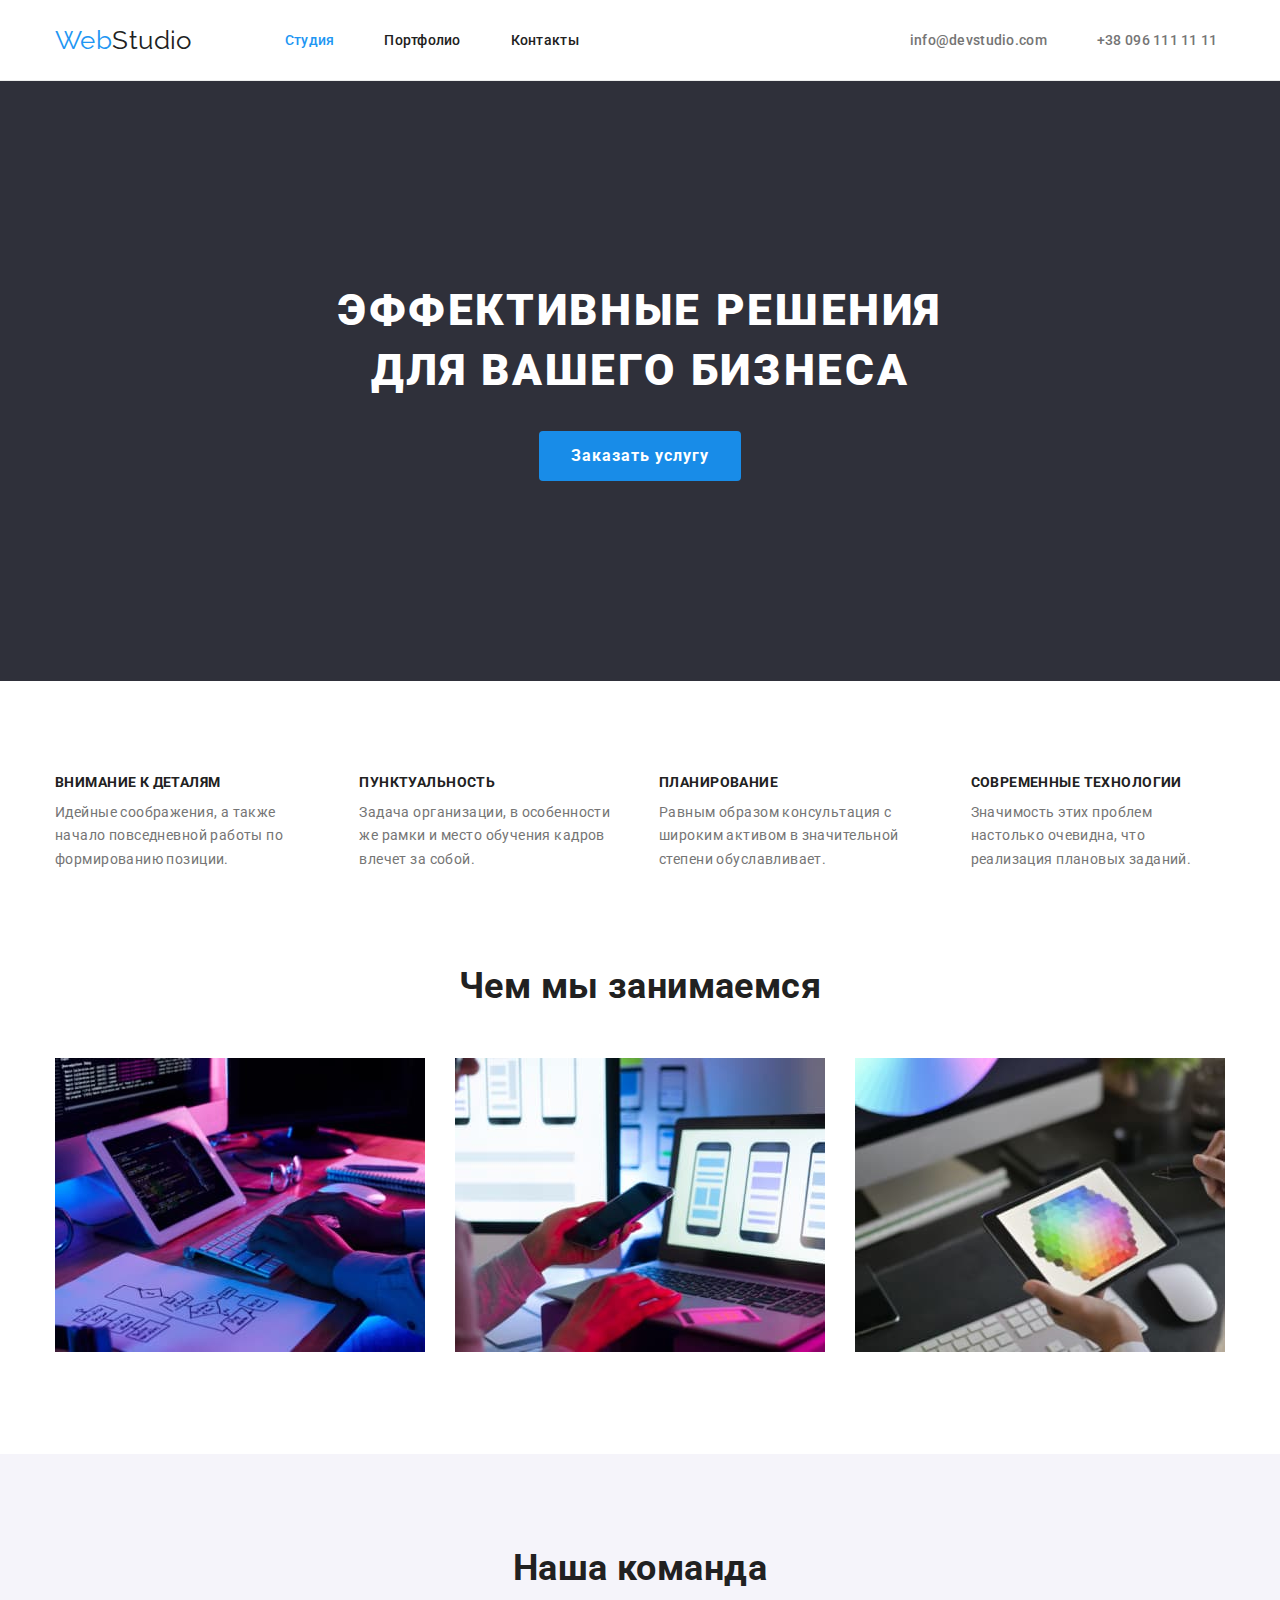
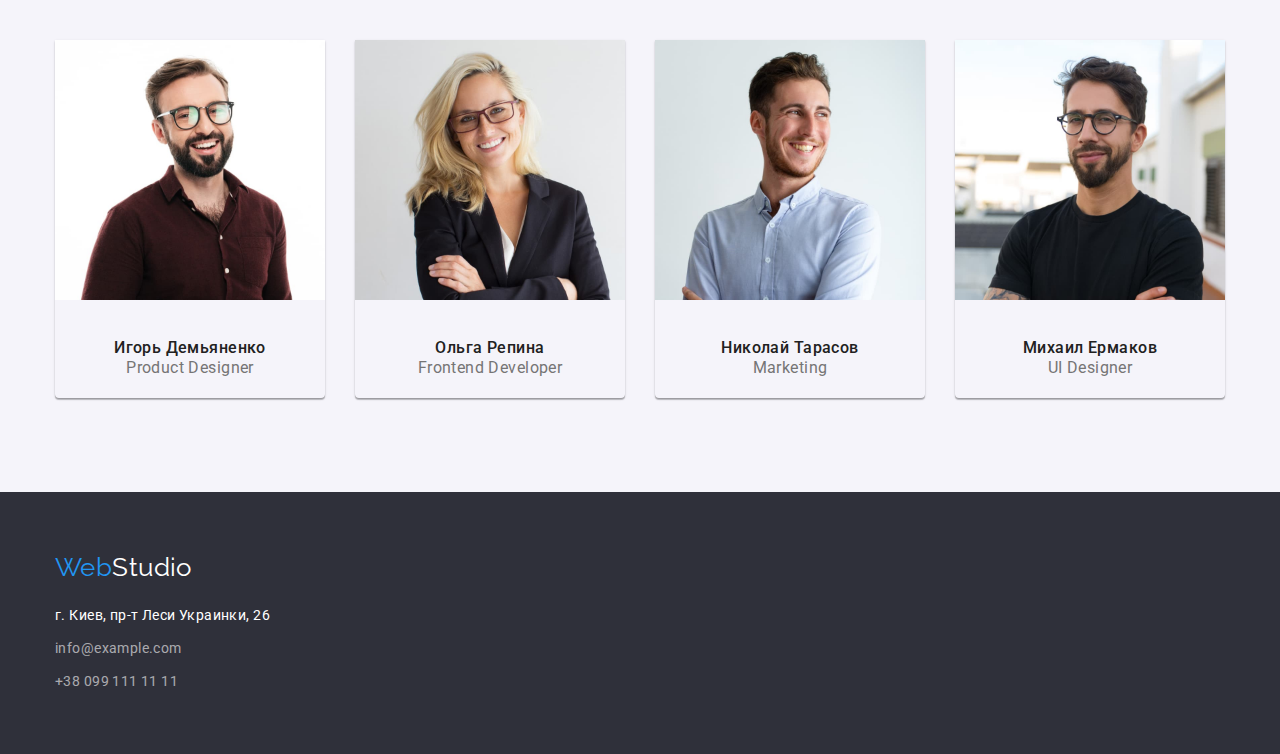
<file: index.html>
<!DOCTYPE html>
<html lang="ru">
<head>
    <meta charset="UTF-8">
    <meta http-equiv="X-UA-Compatible" content="IE=edge">
    <meta name="viewport" content="width=device-width, initial-scale=1.0">
    <title>HomeWork</title>
    <link rel="preconnect" href="https://fonts.googleapis.com">
    <link rel="preconnect" href="https://fonts.gstatic.com" crossorigin>
    <link href="https://fonts.googleapis.com/css2?family=Raleway:wght@700&family=Roboto:wght@400;500;700;900&display=swap"  rel="stylesheet">
    
    <link rel="stylesheet" href="https://cdnjs.cloudflare.com/ajax/libs/modern-normalize/1.1.0/modern-normalize.min.css"
    integrity="sha512-wpPYUAdjBVSE4KJnH1VR1HeZfpl1ub8YT/NKx4PuQ5NmX2tKuGu6U/JRp5y+Y8XG2tV+wKQpNHVUX03MfMFn9Q=="
    crossorigin="anonymous" referrerpolicy="no-referrer" />

    
    <link rel="stylesheet" href="./css/styles.css">
</head>
<body>
    <header  class="page-header">
        <div class="container header">
            <nav class="site-nav">
            <a href="./index.html" class="accent-logo">Web<span class="logo-header">Studio</span> </a>
            <ul class="site-nav-links">
                <li><a href="./index.html" class="link current">Студия</a></li>
                <li><a href="./portfolio.html" class="link">Портфолио</a></li>
                <li><a href="" class="link">Контакты</a></li>
        
            </ul>
        
        </nav>
        
        <section>
            <ul class="auth-nav">
                <li class="item"><a href="mailto:info@devstudio.com" class="link">info@devstudio.com</a></li>
                <li class="item"><a href="tel:+380961111111" class="link">+38 096 111 11 11</a></li>
            </ul>
        </section>
        </div>
        
        
    </header>
    <main>
        <!-- Hero -->
        <section class="hero" >
            
            <h1 class="hero-title">Эффективные решения для вашего бизнеса</h1>
            <button class="button" type="button">Заказать услугу</button>
           
            
        </section>
        
        <!-- Benefits -->
        <section class="section">
            <div class="container">
                <h2 class="visually-hidden">Преимущества</h2>
                <ul class="benefits">
                    <li class="item">
                        <h3 class="title">Внимание к деталям</h3>
                        <p>Идейные соображения, а также начало повседневной работы по формированию позиции.</p>
                    </li>
                    <li class="item">
                        <h3 class="title">Пунктуальность</h3>
                        <p>Задача организации, в особенности же рамки и место обучения кадров влечет за собой.</p>
                    </li>
                    <li class="item">
                        <h3 class="title">Планирование</h3>
                        <p>Равным образом консультация с широким активом в значительной степени обуславливает.</p>
                    </li>
                    <li class="item">
                        <h3 class="title">Современные технологии</h3>
                        <p>Значимость этих проблем настолько очевидна, что реализация плановых заданий.</p>
                    </li>
                </ul>

            </div>
            
        </section>

        <!-- what we are doing -->
        <section class="section-work">
            <div class="container">
                <h2 class="section-title">Чем мы занимаемся</h2>
                <ul class="list-images">
                    <li><img src="./images/box1.jpg" alt="Часть рабочего стола, программист работает за компьютером." width="370"></li>
                    <li><img src="./images/box2.jpg" alt="Дизайнер разрабатывает приложение для телефона." width="370"></li>
                    <li><img src="./images/box3.jpg" alt="Веб-дизайнер выбирает необходимый цвет на планшете." width="370"></li>
                </ul>

            </div>
            
        </section>

        <!-- Our team -->
        <section class="section-team section">
            <div class="container">
                <h2 class="section-title">Наша команда</h2>
                <ul class="list-team-cards">
                    <li class="card"><img src="./images/teamCard1.jpg" alt="Игорь Демьяненко Product Designer" width="270">
                        <h3 class="team-name">Игорь Демьяненко</h3>
                        <p class="team-position">Product Designer</p>
                    </li>
                    <li class="card"><img src="./images/teamCard2.jpg" alt="Ольга Репина Frontend Developer" width="270">
                        <h3 class="team-name">Ольга Репина</h3>
                        <p class="team-position">Frontend Developer</p>
                    </li>
                    <li class="card"><img src="./images/teamCard3.jpg" alt="Николай Тарасов Marketing" width="270">
                        <h3 class="team-name">Николай Тарасов</h3>
                        <p class="team-position">Marketing</p>
                    </li>
                    <li class="card"><img src="./images/teamCard4.jpg" alt="Михаил Ермаков UI Designer" width="270">
                        <h3 class="team-name">Михаил Ермаков</h3>
                        <p class="team-position">UI Designer</p>
                    </li>
                </ul>

            </div>
            
        </section>

    </main>
    <footer class="section-footer">

        <div class="container">
            <a href="./index.html" class="accent-logo">Web<span class="logo-footer">Studio</span></a>
            <address>
                <ul class="address">
                    <li class="item"><a href="https://goo.gl/maps/piqngm7oDQpEDh6u6" target="_blank" rel="noopener nofollow noreferrer"
                            class="link-address">г. Киев, пр-т Леси Украинки, 26</a></li>
                    <li class="item"><a href="mailto:info@example.com" class="link-auth-nav-footer">info@example.com</a></li>
                    <li class="item"><a href="tel:+380991111111" class="link-auth-nav-footer">+38 099 111 11 11</a></li>
            
                </ul>
            </address>
        </div>
        
    </footer>
        
    
</body>
</html>
</file>
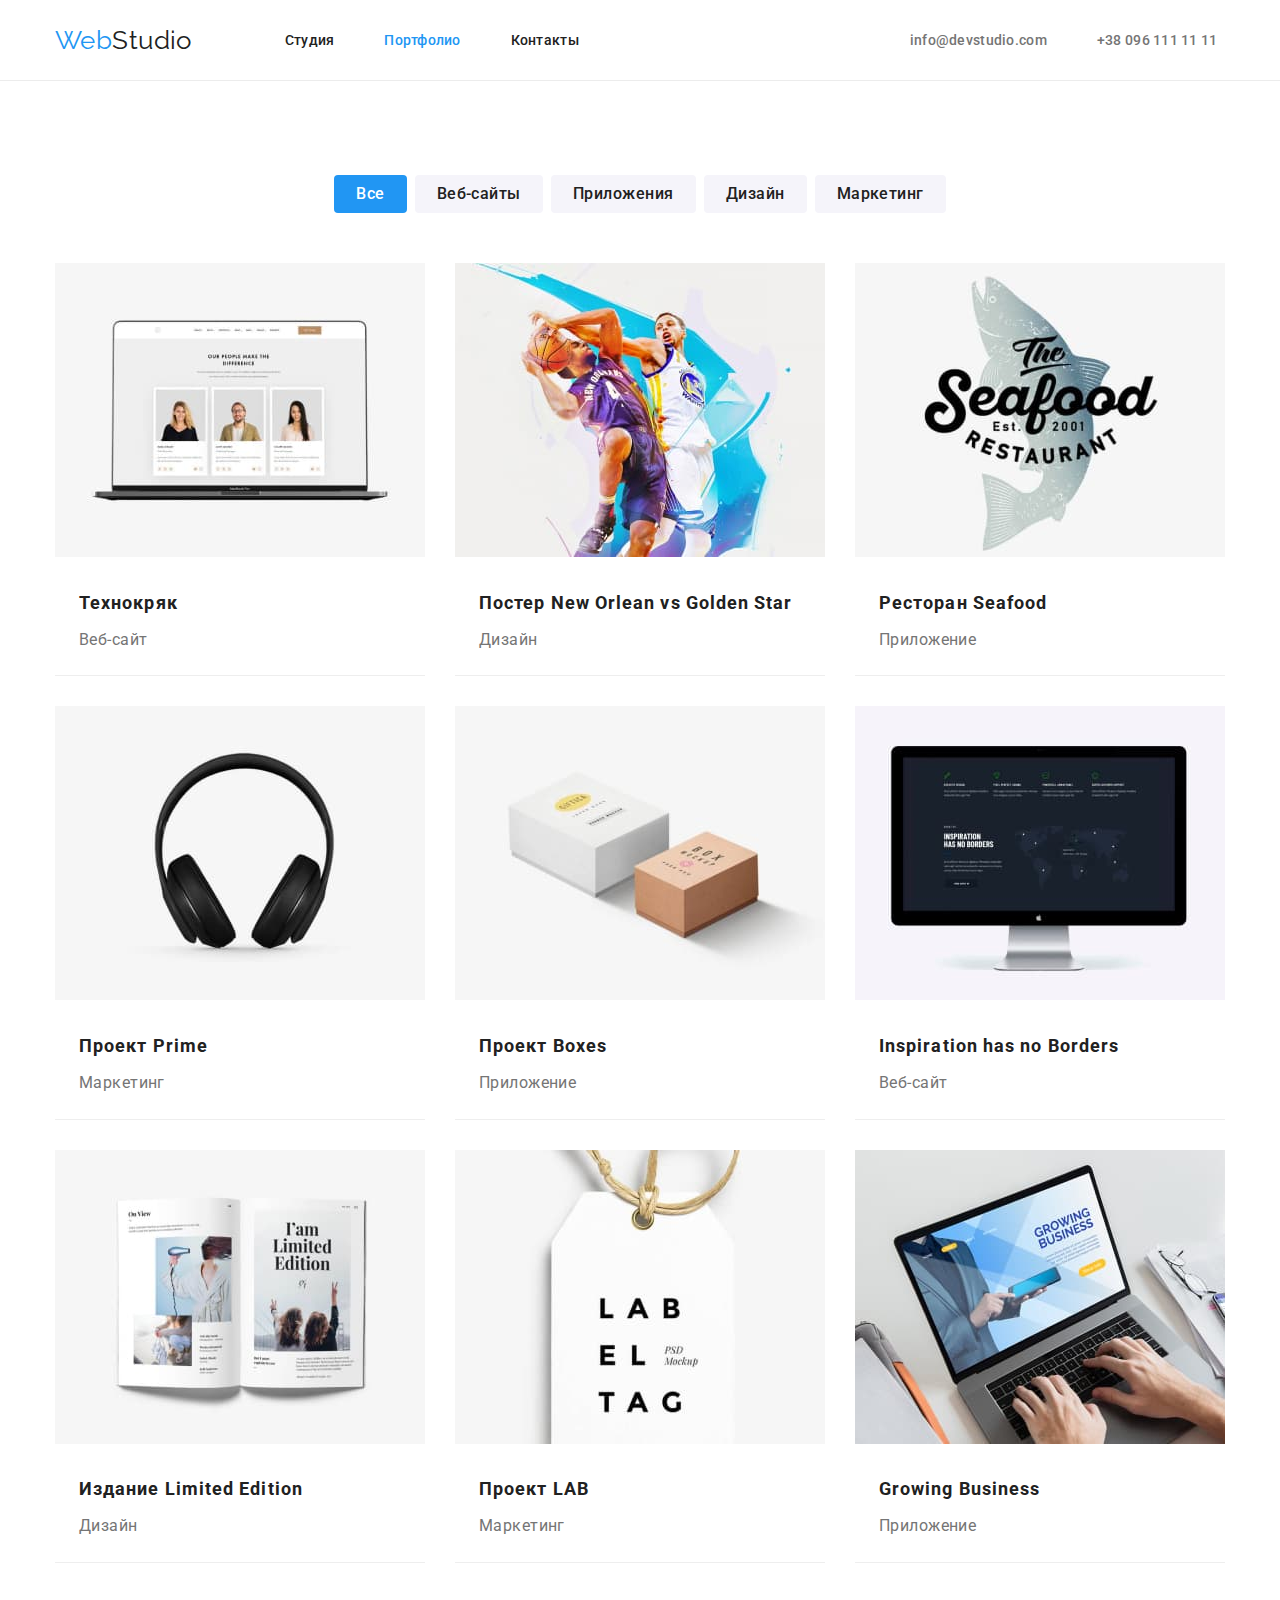
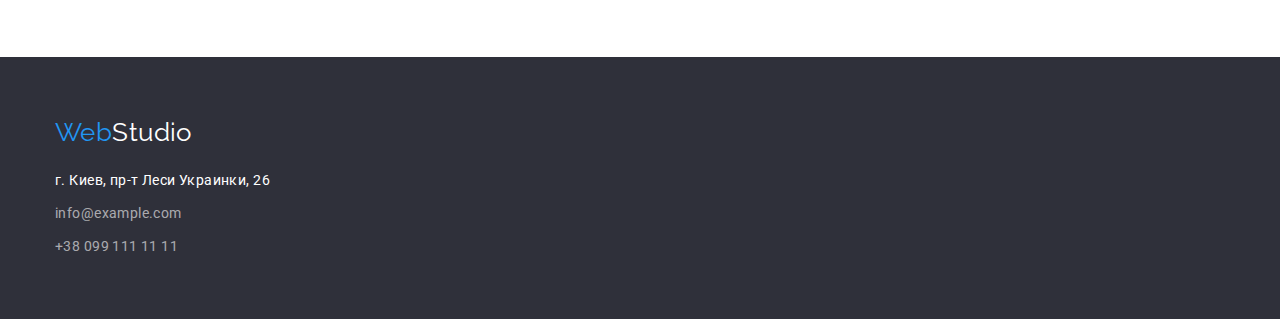
<file: portfolio.html>
<!DOCTYPE html>
<html lang="ru">

<head>
    <meta charset="UTF-8">
    <meta http-equiv="X-UA-Compatible" content="IE=edge">
    <meta name="viewport" content="width=device-width, initial-scale=1.0">
    <title>HomeWork</title>
    <link rel="preconnect" href="https://fonts.googleapis.com">
    <link rel="preconnect" href="https://fonts.gstatic.com" crossorigin>
    <link href="https://fonts.googleapis.com/css2?family=Raleway:wght@700&family=Roboto:wght@400;500;700;900&display=swap" rel="stylesheet">
    
    <link rel="stylesheet" href="https://cdnjs.cloudflare.com/ajax/libs/modern-normalize/1.1.0/modern-normalize.min.css"
    integrity="sha512-wpPYUAdjBVSE4KJnH1VR1HeZfpl1ub8YT/NKx4PuQ5NmX2tKuGu6U/JRp5y+Y8XG2tV+wKQpNHVUX03MfMFn9Q=="
    crossorigin="anonymous" referrerpolicy="no-referrer" />
    
    <link rel="stylesheet" href="./css/styles.css">
</head>

<body>
    <!-- Header -->
    <header class="page-header">
        <div class="container header">
            <nav class="site-nav">
                <a href="./index.html" class="accent-logo">Web<span class="logo-header">Studio</span> </a>
                <ul class="site-nav-links">
                    <li><a href="./index.html" class="link ">Студия</a></li>
                    <li><a href="./portfolio.html" class="link current">Портфолио</a></li>
                    <li><a href="" class="link">Контакты</a></li>
    
                </ul>
    
            </nav>
    
            <section>
                <ul class="auth-nav">
                    <li class="item"><a href="mailto:info@devstudio.com" class="link">info@devstudio.com</a></li>
                    <li class="item"><a href="tel:+380961111111" class="link">+38 096 111 11 11</a></li>
                </ul>
            </section>
        </div>
    
    
    </header>
    <!-- Maim -->
    <main>

        <!-- Filters -->
        <section class="section">
            <div class="container">
                <h1 class="visually-hidden">Примеры работ</h1>
                
                <ul class="list-filters">
                    <li class="item"><button type="button" class="filter active">Все</button></li>
                    <li class="item"><button type="button" class="filter">Веб-сайты</button></li>
                    <li class="item"><button type="button" class="filter">Приложения</button></li>
                    <li class="item"><button type="button" class="filter">Дизайн</button></li>
                    <li class="item"><button type="button" class="filter">Маркетинг</button></li>
                </ul>
                
                
                <!-- Projects -->
                
                
                <ul class="list-projects">
                    <li class="item">
                        <img src="./images/project1.jpg" alt="Пример вебсайта на ноутбуке." width="370" height="294">
                        <h3 class="title-project">Технокряк</h3>
                        <p class="type-project">Веб-сайт</p>
                    </li>
                    <li class="item">
                        <img src="./images/project2.jpg" alt="Два игрока в баскетболе боряться за мяч." width="370" height="294">
                        <h3 class="title-project">Постер New Orlean vs Golden Star</h3>
                        <p class="type-project">Дизайн</p>
                    </li>
                    <li class="item">
                        <img src="./images/project3.jpg" alt="Большой лосось." width="370" height="294">
                        <h3 class="title-project">Ресторан Seafood</h3>
                        <p class="type-project">Приложение</p>
                    </li>
                    <li class="item">
                        <img src="./images/project4.jpg" alt="Наушники." width="370" height="294">
                        <h3 class="title-project">Проект Prime</h3>
                        <p class="type-project">Маркетинг</p>
                    </li>
                    <li class="item">
                        <img src="./images/project5.jpg" alt="Две коробки белого и коричневого цвета." width="370" height="294">
                        <h3 class="title-project">Проект Boxes</h3>
                        <p class="type-project">Приложение</p>
                    </li>
                    <li class="item">
                        <img src="./images/project6.jpg" alt="Монитор компьютера с картой мира." width="370" height="294">
                        <h3 class="title-project">Inspiration has no Borders</h3>
                        <p class="type-project">Веб-сайт</p>
                    </li>
                    <li class="item">
                        <img src="./images/project7.jpg" alt="Открытая книга по дизайну." width="370" height="294">
                        <h3 class="title-project">Издание Limited Edition</h3>
                        <p class="type-project">Дизайн</p>
                    </li>
                    <li class="item">
                        <img src="./images/project8.jpg" alt="Бирка с надписью Lab EL TAG." width="370" height="294">
                        <h3 class="title-project">Проект LAB</h3>
                        <p class="type-project">Маркетинг</p>
                    </li>
                    <li class="item">
                        <img src="./images/project9.jpg" alt="Работа над проектом на ноутбуке." width="370" height="294">
                        <h3 class="title-project">Growing Business</h3>
                        <p class="type-project">Приложение</p>
                    </li>
                </ul>
            </div>
        </section>
    </main>
   <!-- Footer -->
    <footer class="section-footer">
    
        <div class="container">
            <a href="./index.html" class="accent-logo">Web<span class="logo-footer">Studio</span></a>
            <address>
                <ul class="address">
                    <li class="item"><a href="https://goo.gl/maps/piqngm7oDQpEDh6u6" target="_blank"
                            rel="noopener nofollow noreferrer" class="link-address">г. Киев, пр-т Леси Украинки, 26</a></li>
                    <li class="item"><a href="mailto:info@example.com" class="link-auth-nav-footer">info@example.com</a>
                    </li>
                    <li class="item"><a href="tel:+380991111111" class="link-auth-nav-footer">+38 099 111 11 11</a></li>
    
                </ul>
            </address>
        </div>
    
    </footer>


</body>

</html>
</file>
<file: css/styles.css>
/* Main colors */
:root {
    --main-bg-color: #ffffff;
    --secondary-bg-color: #2f303a;
    --button-bg-color: #f5f4fa;
    --team-bg-color:  #f5f4fa;
    --title-text-color: #212121;
    --text-color: #757575;
    --accent-color: #2196f3;
    --accent-button: #188ce8;
    --link-auth-nav-footer: rgba(255, 255, 255, 0.6);
    --border-header-color: #ECECEC;
    --border-color: #EEEEEE;
    
}

html {
    box-sizing: border-box;
}

*,
*::before,
*::after {
    box-sizing: border-box;
}


body {
    margin: 0;

    background-color: var(--main-bg-color);
    font-family: 'Roboto', sans-serif;
    font-size: 14px;
    line-height: 1.71;
    letter-spacing: 0.03em;

    color: var(--text-color);
    
}

h1, h2, h3, h4, h5, h6, p {
    margin: 0;
   }


/* Header */

.container {

    max-width: 1200px;
    width: 100%;
    margin: 0 auto;
    padding: 0 15px;
    } 

.section {
    padding-top: 94px;
    padding-bottom: 94px;
}



.header {
    display: flex;
    align-items: center;
}


.page-header {
    padding-bottom: 24px;
    padding-top: 25px;

    border-bottom: 1px solid var(--border-header-color);
    
}

.accent-logo {
     
    font-family: 'Raleway';
    font-size: 26px;
    line-height: 1.19;
    text-decoration: none;

    color: var(--accent-color);
}

.logo-header {
    margin-right: 93px;

    font-family: 'Raleway';
    font-size: 26px;
    line-height: 1.19;
    
    color: var(--title-text-color);
}

ul {
    margin: 0;
    padding: 0;


    list-style: none;
}

.site-nav
{
display: flex;
}

.site-nav-links {
    display: flex;
    align-items: center;
    margin-right: 331px;
    justify-content: space-between;
    width: 294px;
    
}


.site-nav-links .link {
      
    font-weight: 500;
    line-height: 1.14;
    letter-spacing: 0.02em;
    text-decoration: none;
    
    color: var(--title-text-color);

}

.site-nav-links .link.current {
    color: var(--accent-color);
}

.site-nav-links .link:hover,
.site-nav-links .link:focus {
    color: var(--accent-color);
}

.auth-nav {
    display: flex;      
}


.auth-nav .item:not(:last-child) {
    margin-right: 50px;
}


.auth-nav .link {
        
    font-weight: 500;
    line-height: 1.14;
    letter-spacing: 0.02em;
    text-decoration: none;

    color: var(--text-color);


}
.auth-nav .link:hover,
.auth-nav .link:focus {
    color: var(--accent-color);
}
 

/* Hero */
.hero {
    padding-top: 200px;
    padding-bottom: 200px;

    background-color: var(--secondary-bg-color);
    text-align: center;
    }


.hero-title {
    margin-bottom: 30px;
    margin-left: auto;
    margin-right: auto;
    width: 696px;

    font-weight: 900;
    font-size: 44px;
    line-height: 1.36;
    letter-spacing: 0.06em;
    text-transform: uppercase;

    color: var(--main-bg-color);
    
}


.button {
    min-width: 200px;
    height: 50px;
    border-radius: 4px;
    padding: 10px 32px;
    border: none;
    
    font-family: inherit;   
    font-weight: 700;
    font-size: 16px;
    line-height: 1.88;    
    align-items: center;
    letter-spacing: 0.06em;
    text-transform: none;
    
    color: var(--main-bg-color);
    background-color: var(--accent-button);

    cursor: pointer; 

}

.button:hover,
.button:focus {
    color: var(--title-text-color);
    background-color: var(--button-bg-color);
}

/* Benefits */
/* Hidden title */
.visually-hidden {
    position: absolute;
    width: 1px;
    height: 1px;
    margin: -1px;
    border: 0;
    padding: 0;

    white-space: nowrap;
    clip-path: inset(100%);
    clip: rect(0 0 0 0);
    overflow: hidden;
}


.benefits {
    display: flex;
    background-color: var(--main-bg-color);
}

.benefits > .item:not(:last-child) {
    margin-right: 30px;
}


.benefits .title {

    margin-bottom: 10px;

    font-size: 14px;
    line-height: 1.14;
    text-transform: uppercase;

    color: var(--title-text-color);
}

/* what we are doing */

.section-work {
    padding-bottom: 94px;    
}



.section-title {  
    
    margin-bottom: 50px; 

    font-size: 36px;
    line-height: 1.16;
    text-align: center;
        
    color: var(--title-text-color);
}

 .list-images {
    display: flex;
    justify-content: space-between;

}

/* our team */

.section-team {
   background: var(--team-bg-color);
}

.list-team-cards {
    display: flex;
}

.card {
    padding-bottom: 30px;
    
    box-shadow: 0px 1px 3px rgba(0, 0, 0, 0.12), 0px 1px 1px rgba(0, 0, 0, 0.14), 0px 2px 1px rgba(0, 0, 0, 0.2);
    border-radius: 0px 0px 4px 4px;
}

.card:not(:last-child) {
    margin-right: 30px;
}

.team-name {
    margin: 30px auto 10px;
    
    font-weight: 500;
    font-size: 16px;
    line-height: 1.19;
    text-align: center;      
    
    color: var(--title-text-color)

}

.team-position {
/* margin .team-name і padding-bottom .card  наїджає на нього?*/
           
    font-size: 16px;
    line-height: 1.19px;
    text-align: center;
           
}


/* Fotter */

.section-footer {
    padding-top: 60px;
    padding-bottom: 60px;
    background-color: var(--secondary-bg-color);
}


.logo-footer {
    
    font-family: 'Raleway';
    font-size: 26px;
    line-height: 1.19px;
      
    color: var(--main-bg-color);
}

.address {
    margin-top: 20px;
}

.address .item:not(:last-child)
 {
    margin-bottom: 9px;
} 

.link-address {
    
    font-style: normal;
    text-decoration: none;
    color: var(--main-bg-color)
}

.link-auth-nav-footer {

    font-style: normal;
    text-decoration: none;
    color: var(--link-auth-nav-footer);
}

.link-auth-nav-footer:hover,
.link-auth-nav-footer:focus {
    color: var(--accent-color);
}


/* Portfolio */

.list-filters {
    display: flex;
    justify-content: center;
    margin-bottom: 50px;
}

.list-filters .item:not(:last-child) {
    margin-right: 8px;
}

.filter {
    border: none;
    padding: 6px 22px;

    background-color: var(--button-bg-color);
    border-radius: 4px;
       
    font-family: 'Roboto';
    font-weight: 500;
    font-size: 16px;
    line-height: 1.62;
    letter-spacing: 0.03em;           
     
    color: var(--title-text-color);
    cursor: pointer;      
}

.filter:hover,
.filter:focus {
    background-color: var(--accent-color);
    color: var(--main-bg-color);
}


.filter.active {
    background-color: var(--accent-color);
    color: var(--main-bg-color);
}


/* Projects */

.list-projects {
    display: flex;
    flex-wrap: wrap;
}


.list-projects .item:not(:nth-child(3n)) {
    margin-right: 30px;
}

.list-projects .item:not(:nth-last-child(-n+3))
 {
    margin-bottom: 30px;
}



.list-projects .item {
    /* Не коректне значенн? Чому?*/
    width: calc((100%-60px)/3); 
    
    
    padding-bottom: 20px;

    border-bottom: 1px solid var(--border-color);
    
}



.title-project {
    margin: 20px 24px 4px;
    
    font-size: 18px;
    line-height: 2;
    letter-spacing: 0.06em;
    
    color: var(--title-text-color);
}

.type-project {
    margin-left: 24px;
    
    font-size: 16px;
    line-height: 1.9;
      
    
}
</file>
